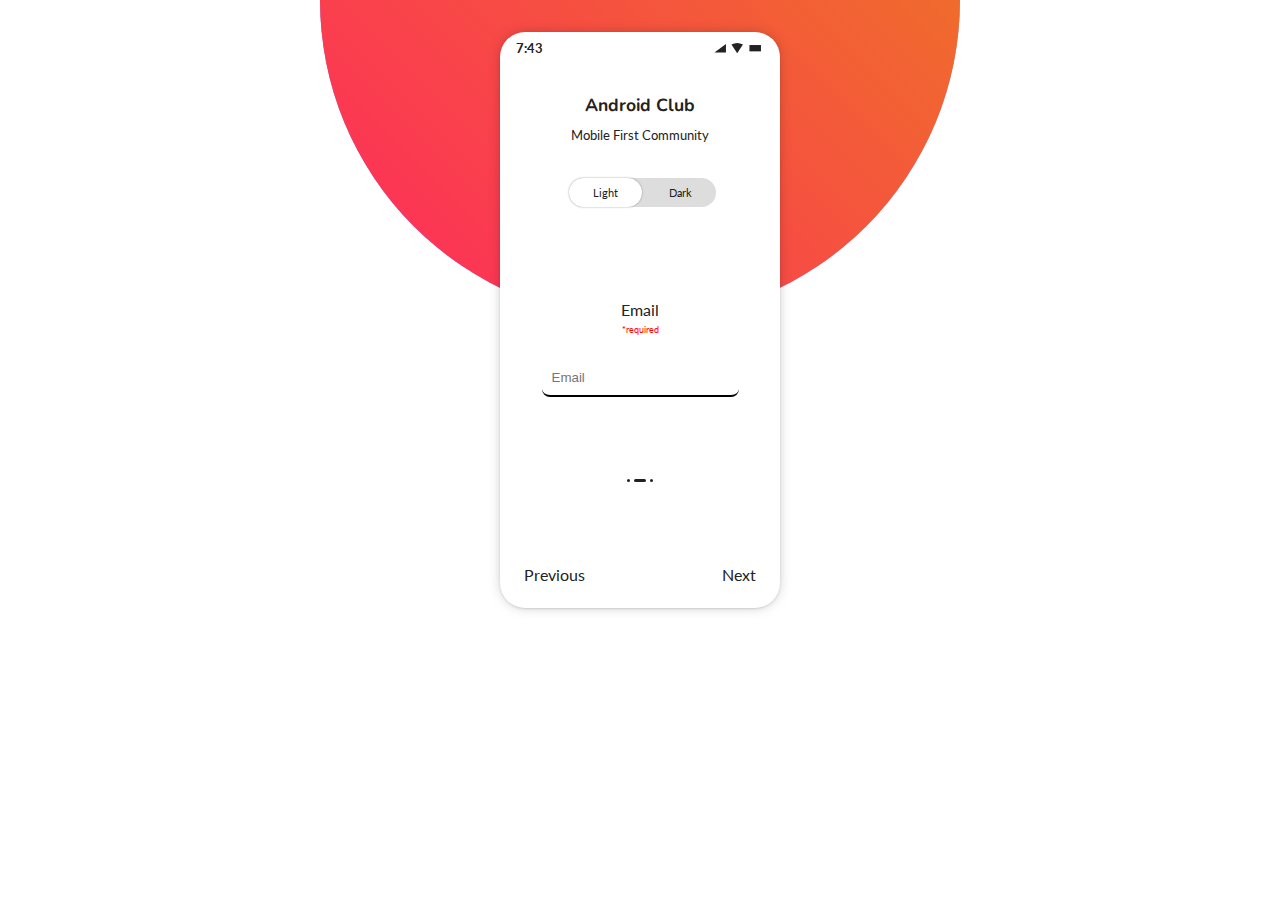
<file: index.html>
<!DOCTYPE html>
<html lang="en">
  <head>
    <meta charset="UTF-8" />
    <meta http-equiv="X-UA-Compatible" content="IE=edge" />
    <meta name="viewport" content="width=device-width, initial-scale=1.0" />
    <title>Document</title>
    <link href="index.css" rel="stylesheet"/>
  </head>
  <body>
    <div class="root">
      <!-- icons used in the navigation bar of the phone -->
      <svg style="display: none" viewBox="0 0 100 100" width="50" height="50">
        <!-- perpendicular triangle for the signal icon -->
        <symbol id="signal" viewBox="0 0 100 100">
          <path d="M 10 80 h 80 v -60 z" fill="currentColor"></path>
        </symbol>

        <!-- triangle with a rounded side for the internet icon -->
        <symbol id="wifi" viewBox="0 0 100 100">
          <path
            d="M 50 85 l -40 -60 a 80 80 0 0 1 80 0 z"
            fill="currentColor"
          ></path>
        </symbol>

        <!-- rectangle for the battery icon -->
        <symbol id="battery" viewBox="0 0 100 100">
          <rect x="10" y="28" width="80" height="44" fill="currentColor"></rect>
        </symbol>
      </svg>

      <div class="phone">
        <!-- in the nav show the current time before the three icons created earlier in the svg block -->
        <nav class="phone--nav">
          <span>9:42</span>
          <!-- ! update through the script with the current number of hours:minutes -->
          <svg width="20" height="20">
            <use href="#signal"></use>
          </svg>
          <svg width="20" height="20">
            <use href="#wifi"></use>
          </svg>
          <svg width="20" height="20">
            <use href="#battery"></use>
          </svg>
        </nav>

        <div class="phone--brief">
          <h3>Android Club</h3>
          <p>Mobile First Community</p>
        </div>

        <!-- describe the toggle with a checkbox and a span displaying the actual values -->
        <form class="phone--toggle">
          <input type="checkbox" name="checkbox" id="checkbox"/>
          <label for="checkbox" id="mode-switch" >Light Dark</label>
        </form>
        
        <div class="ac--form">
          <span for="name" name="email">Email</span>
          <span for="name" name="email" class="required">*required</span>
          <input type="text" name="email" placeholder="Email"/>

          <span for="name" name="name">Name</span>
          <span for="name" name="name" class="required">*required</span>
          <input type="text" name="name" placeholder="First and Last name" />

          <span for="name" name="phone">Phone No.</span>
          <span for="name" name="phone" class="required">*required</span>
          <input type="text" name="phone" placeholder="Phone"/>

          <span for="reg" name="reg">Registration No.</span>
          <span for="reg" name="reg" class="required">*required</span>
          <input type="text" name="reg" placeholder="Registration No."/>
          
          <span for="year" name="year">Year</span>
          <span for="year" name="year" class="required">*required</span>
          <input type="text" name="year" placeholder="year"/>
        
          <span for="branch" name="branch">Banch</span>
          <span for="branch" name="branch" class="required">*required</span>
          <input type="text" name="branch" placeholder="Branch"/>

          <span for="department" name="department">Which Department are you intrested in?</span>
          <span for="department" name="department" class="required">*required</span>
          <select name="department" id="department" value="Technical">
            <option value="technical">Technical</option>
            <option value="creative">Creative</option>
            <option value="content">Content</option>
            <option value="operations">Operations</option>
          </select>

          <span for="texperience" name="techExperience">Technical Experience</span>
          <select name="techExperience" id="texperience" value="react-naitve">
            <option value="react-naitve">React Naitve</option>
            <option value="flutter">Flutter</option>
            <option value="kotlin">Kotlin</option>
            <option value="other">Other</option>
          </select>

          <span for="department" name="linkedin">Linkedin</span>
          <input type="text" name="linkedin" placeholder="Linkedin"/>

          <span for="github" name="github">Github</span>
          <input type="text" name="github" placeholder="Github"/>

          <span for="why" name="whyAC">Why do you want to join Android Club?</span>
          <span for="why" name="whyAC" class="required">*required</span>
          <textarea type="text" name="whyAC" placeholder="Plans"></textarea>
          
          <button type="button" name="submit" onclick="onSubmit()">Submit</button>
        </div>

        <!-- describe the hypothetical pagination through three buttons -->
        <div class="phone--pagination">
          <button></button>
          <button></button>
          <button></button>
        </div>

        <!-- complete the UI with buttons allowing to continue in the hypothetical setup process -->
        <div class="phone--footer">
          <div class="btn--prev" onclick="btn_prev()">Previous</div>
          <div class="btn--next" onclick="btn_next()">Next</div>
        </div>
      </div>
    </div>

    <script src="anime.min.js"></script>
    <script src="script.js"></script>
  </body>
</html>
</file>
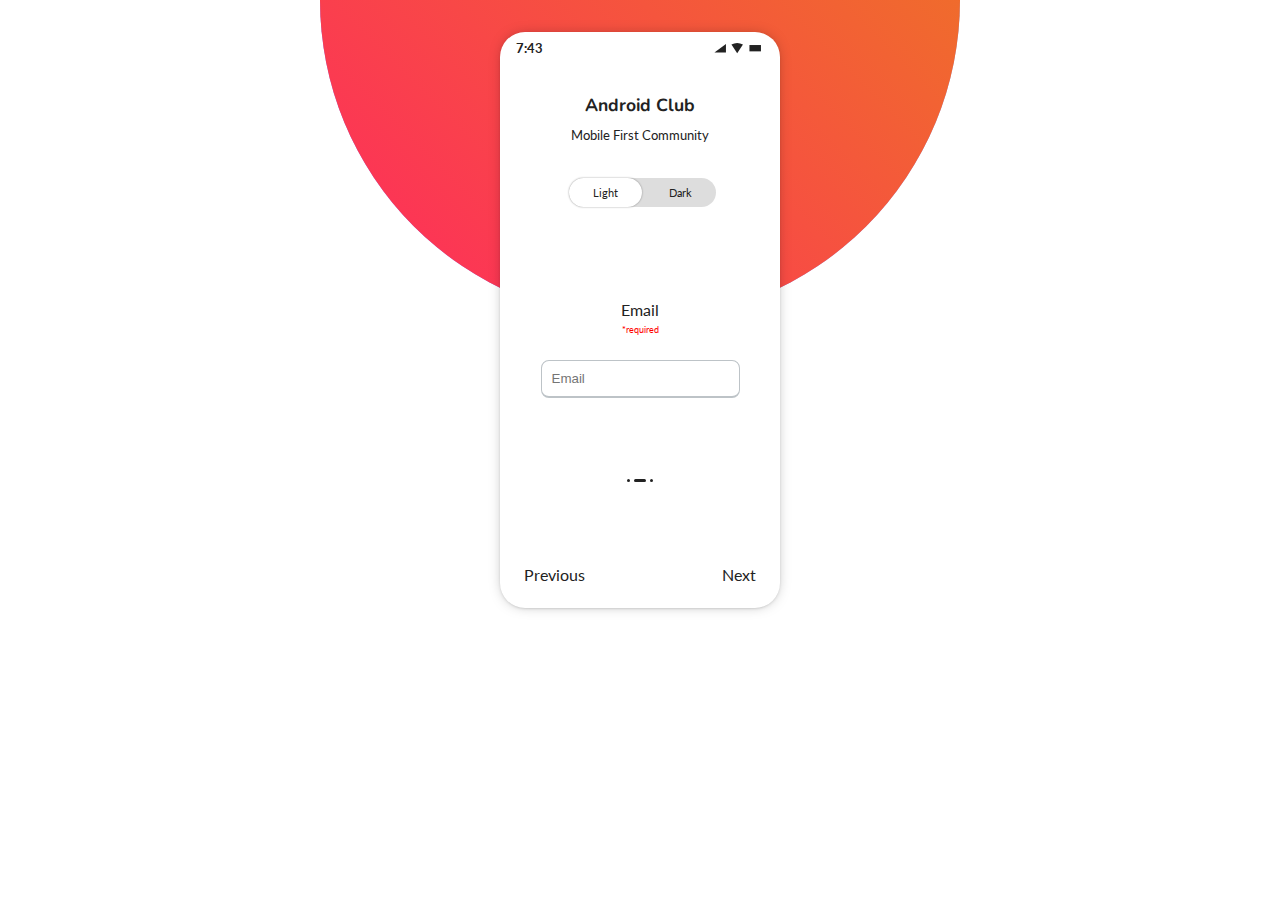
<file: public/index.html>
<!DOCTYPE html>
<html lang="en">
  <head>
    <meta charset="UTF-8" />
    <meta http-equiv="X-UA-Compatible" content="IE=edge" />
    <meta name="viewport" content="width=device-width, initial-scale=1.0" />
    <link rel="apple-touch-icon" sizes="180x180" href="icons/apple-touch-icon.png">
    <link rel="icon" type="image/png" sizes="32x32" href="icons/favicon-32x32.png">
    <link rel="icon" type="image/png" sizes="16x16" href="icons/favicon-16x16.png">
    <link rel="manifest" href="icons/site.webmanifest">
    <title>Recruitment Form</title>
    <link href="index.css" rel="stylesheet"/>
  </head>
  <body>
    <div class="root">
      <!-- icons used in the navigation bar of the phone -->
      <svg style="display: none" viewBox="0 0 100 100" width="50" height="50">
        <!-- perpendicular triangle for the signal icon -->
        <symbol id="signal" viewBox="0 0 100 100">
          <path d="M 10 80 h 80 v -60 z" fill="currentColor"></path>
        </symbol>

        <!-- triangle with a rounded side for the internet icon -->
        <symbol id="wifi" viewBox="0 0 100 100">
          <path
            d="M 50 85 l -40 -60 a 80 80 0 0 1 80 0 z"
            fill="currentColor"
          ></path>
        </symbol>

        <!-- rectangle for the battery icon -->
        <symbol id="battery" viewBox="0 0 100 100">
          <rect x="10" y="28" width="80" height="44" fill="currentColor"></rect>
        </symbol>
      </svg>

      <div class="phone">
        <!-- in the nav show the current time before the three icons created earlier in the svg block -->
        <nav class="phone--nav">
          <span>9:42</span>
          <!-- ! update through the script with the current number of hours:minutes -->
          <svg width="20" height="20">
            <use href="#signal"></use>
          </svg>
          <svg width="20" height="20">
            <use href="#wifi"></use>
          </svg>
          <svg width="20" height="20">
            <use href="#battery"></use>
          </svg>
        </nav>

        <div class="phone--brief">
          <h3>Android Club</h3>
          <p>Mobile First Community</p>
        </div>

        <!-- describe the toggle with a checkbox and a span displaying the actual values -->
        <form class="phone--toggle">
          <input type="checkbox" name="checkbox" id="checkbox"/>
          <label for="checkbox" id="mode-switch" >Light Dark</label>
        </form>
        
        <div class="ac--form">
          <span for="name" name="email">Email</span>
          <span for="name" name="email" id="reqe" class="required">*required</span>
          <input type="text" id="email" name="email" placeholder="Email" />

          <span for="name" name="name">Name</span>
          <span for="name" name="name" id="reqn" class="required">*required</span>
          <input type="text" name="name" placeholder="Full Name" />

          <span for="name" name="phone">Phone No.</span>
          <span for="name" name="phone" id="reqp" class="required">*required</span>
          <input type="text" name="phone" placeholder="Phone"/>

          <span for="reg" name="reg">Registration No.</span>
          <span for="reg" name="reg" class="required">*required</span>
          <input type="text" name="reg" placeholder="Registration No."/>
          
          <span for="year" name="year">Year</span>
          <span for="year" name="year" class="required">*required</span>
          <select name="year" id="year" value="first">
            <option value="first">1st</option>
            <option value="second">2nd</option>
            <option value="third">3rd</option>
          </select>
        
          <span for="branch" name="branch">Branch</span>
          <span for="branch" name="branch" class="required">*required</span>
          <input type="text" name="branch" placeholder="Branch"/>

          <span for="department" name="department">Department of Interest?</span>
          <span for="department" name="department" class="required">*required</span>
          <select name="department" id="department" value="Technical">
            <option value="technical">Technical</option>
            <option value="creative">Creative</option>
            <option value="content">Content</option>
            <option value="operations">Operations</option>
          </select>

          <span for="texperience" name="techExperience">Technical Experience</span>
          <span for="department" name="techExperience" class="required"></span>
          <select name="techExperience" id="texperience" value="react-native">
            <option value="react-native">React Native</option>
            <option value="flutter">Flutter</option>
            <option value="kotlin">Kotlin</option>
            <option value="other">Other</option>
            <option value="other">None</option>
          </select>

          <span for="linkedin" name="linkedin">Linkedin</span>
          <span for="linkedin" name="linkedin" class="required"></span>
          <input type="text" name="linkedin" placeholder="Linkedin profile link"/>

          <span for="github" name="github">Github</span>
          <span for="github" name="github" class="required"></span>
          <input type="text" name="github" placeholder="Github profile link"/>

          <span for="why" name="whyAC">Why do you want to join Android Club?</span>
          <span for="why" name="whyAC" class="required">*required</span>
          <textarea type="text" name="whyAC" placeholder="Explain in brief"></textarea>
          
          
          <!-- <button type="button" name="submit" onclick="onSubmit()">Submit</button> -->
          <input type="button" name="submit" onclick="onSubmit()" value="Submit"/>
          <div class="ac--loader"></div>
          
          <img class="ac--form-success" src="icons/apple-touch-icon.png" style="width: 100px;"/>  
          <h4 class="ac--form-success" style="text-align: center; max-width: 50%">Thank You! for Choosing Android Club.</h4>
        </div>

        <!-- describe the hypothetical pagination through three buttons -->
        <div class="phone--pagination">
          <button></button>
          <button></button>
          <button></button>
        </div>

        <!-- complete the UI with buttons allowing to continue in the hypothetical setup process -->
        <div class="phone--footer">
          <div class="btn--prev" name="prev" onclick="btn_prev()">Previous</div>
          <div class="btn--next" name="next" onclick="btn_next()">Next</div>
        </div>
      </div>
    </div>

    <script src="anime.min.js"></script>
    <script src="script.js"></script>
  </body>
</html>
</file>
<file: index.css>
@import url("https://fonts.googleapis.com/css?family=Lato|Nunito:700&display=swap");

* {
  box-sizing: border-box;
  padding: 0;
  margin: 0;
}

.root {
    width: 100%;
    height: 100%;
}

body {
  /* describe custom properties, updated in the script to match the light / dark theme */
  --background: #fff;
  --color: #222;
  /* shadow applied on one of the pseudo element to remark the state of the checkbox */
  --shadow: #ddd;

  /* include two overlapping circle with the gradient matching the svg displayed in the UI
  two circles to hide/show the top one when the theme is toggled
  */
  background: url('data:image/svg+xml;utf8,<svg xmlns="http://www.w3.org/2000/svg" viewBox="0 0 100 100"><linearGradient id="gradient" x1="0" y1="1" x2="1" y2="0"><stop offset="0" stop-color="%23FF295E"></stop><stop offset="1" stop-color="%23EB811C"></stop></linearGradient><circle cx="50" cy="0" r="50" fill="url(%23gradient)"></circle></svg>'),
    url('data:image/svg+xml;utf8,<svg xmlns="http://www.w3.org/2000/svg" viewBox="0 0 100 100"><linearGradient id="gradient" x1="0" y1="1" x2="1" y2="0"><stop offset="0" stop-color="%23826AFF"></stop><stop offset="1" stop-color="%2395C5EF"></stop></linearGradient><circle cx="50" cy="0" r="50" fill="url(%23gradient)"></circle></svg>'),
    var(--background);
  background-position-x: 50%;
  background-position-y: 0%;
  background-size: 50%;
  background-repeat: no-repeat;
  color: var(--color);
  font-family: "Lato", sans-serif;
  /* include a transition for the color and background-color exclusively */
  transition-property: color, background-color;
  transition-duration: 0.5s;
  transition-timing-function: ease-out;
}

/* for the phone UI specify a tall, thin, rounded rectangle */
div.phone {
  max-width: 280px;
  margin: 2rem auto;
  border-radius: 25px;
  background: var(--background);
  box-shadow: 0 0 15px -5px hsla(0, 0%, 0%, 0.4),
    0 1px 5px -4px hsla(0, 0%, 0%, 1);
  /* display the content in a centered row */
  display: flex;
  flex-direction: column;
  align-items: center;
  height: 576px;
}
/* have the navigation stretch horizontally */
.phone--nav {
  align-self: stretch;
  /* display the content in a vertically aligned row */
  display: flex;
  align-items: center;
  padding: 0.5rem 1rem;
  margin-bottom: 1.5rem;
}

.phone--nav span {
  flex-grow: 1;
  font-weight: bold;
  font-size: 0.8rem;
}
/* resize the icons to a smaller measure */
.phone--nav svg {
  margin: 0 0.1rem;
  width: 0.9rem;
  height: 0.9rem;
}

.phone--theme {
  margin: 2rem 0;
  align-self: center;
}

.phone--brief {
  text-align: center;
  line-height: 2;
}
.phone--brief h3 {
  font-family: "Nunito", sans-serif;
  font-size: 1.1rem;
}
.phone--brief p {
  font-size: 0.8rem;
}

/* increase the white space around the form */

.phone--toggle {
  margin: 2rem 0;
}

.ac--form {
  margin: 2rem 0;
  display: flex;
  flex-direction: column;
  justify-content: center;
  align-items: center;
  box-sizing: border-box;
  height: 300px;
}

.ac--form > * {
  display: none;
}

.ac--form > *[name='email'] {
  display: block;
}

.ac--form > span {
  max-width: 80%;
  margin-bottom: 5px;
  text-align: center;
}

.ac--form .required {
  color: red;
  font-size: 9px;
}

.ac--form > input,select,textarea {
  margin-top: 20px;
  padding: 10px;
  border-radius: 8px;
  outline: none;
  border: none;
  border-bottom: solid 2px #000;
  background-color: #fff;
}

.ac--form > textarea {
  height: 80px;
} 

.ac--form > button[name='submit'] {
  position: relative;
  padding: 15px 30px;
  outline: none;
  border: 2px solid #000;
  border-radius: 8px;
  color: green;
  background: var(--background);
  box-shadow: 0 0 15px -5px hsla(0, 0%, 0%, 0.4),
  0 1px 5px -4px hsla(0, 0%, 0%, 1);
}

.ac--form > button[name='submit']:hover::after {
  content: "Thank You!";
  position: absolute;
  top: 100px;
  left: 50%;
  margin-left: -31%;
}

/* visually conceal the checkbox */
.phone--toggle input[type="checkbox"] {
  /* display: none; */
  opacity: 0;
  width: 0;
  height: 0;
}
/* expand the label to show the options as if two side of a toggle */
.phone--toggle label {
  word-spacing: 3rem;
  font-size: 0.7rem;
  padding: 0.5rem 1.5rem;
  border-radius: 30px;
  /* z-index to show the label atop the pseudo elements */
  z-index: 5;
  /* position relative to position the pseudo elements */
  position: relative;

  
}
/* include the :before pseudo element as the label's background */
.phone--toggle label:before {
  content: "";
  position: absolute;
  top: 0;
  left: 0;
  width: 100%;
  height: 100%;
  background: var(--shadow);
  border-radius: inherit;
  z-index: -5;
}
/* include the :after pseudo element as the smaller rectangle highlighting the current selection */
.phone--toggle label:after {
  content: "";
  position: absolute;
  top: 0;
  left: 0;
  width: 50%;
  height: 100%;
  background: var(--background);
  border-radius: inherit;
  box-shadow: 0 0 2px hsla(0, 0%, 0%, 0.4);
  z-index: -5;
  /* transition for the transform property
  */
  transition: transform 0.25s ease-out;
}

#mode-switch {
    margin-bottom: 30px;
}
/* translate the element to the right when an arbitrary class is applied on the form */
.phone--toggle.checked label:after {
  transform: translate(100%, 0);
}
/* when the input is focused add a shadow to the sibling label */
.phone--toggle input:focus + label {
  box-shadow: 0 0 4px hsla(0, 0%, 0%, 0.4);
}

/* describe the pagination with rounded buttons positioned side by side */
.phone--pagination {
  margin-bottom: 3.5rem;
}
.phone--pagination button {
  background: var(--color);
  border-radius: 50%;
  width: 3px;
  height: 3px;
  border: none;
}
.phone--pagination button:nth-of-type(2) {
  width: 12px;
  border-radius: 20px;
}

/* position the elements of the footer at either side of the phone */
.phone--footer {
  padding: 1.5rem;
  display: flex;
  width: 100%;
  justify-content: space-between;
  align-items: center;
  justify-self: flex-end;
  cursor: pointer;
}

.phone--footer div {
  font-family: inherit;
  color: inherit;
  background: none;
  border: none;
}
</file>
<file: public/index.css>
@import url("https://fonts.googleapis.com/css?family=Lato|Nunito:700&display=swap");

* {
  box-sizing: border-box;
  padding: 0;
  margin: 0;
}

.root {
    width: 100%;
    height: 100%;
}

body {
  /* describe custom properties, updated in the script to match the light / dark theme */
  --background: #fff;
  --color: #222;
  /* shadow applied on one of the pseudo element to remark the state of the checkbox */
  --shadow: #ddd;

  /* include two overlapping circle with the gradient matching the svg displayed in the UI
  two circles to hide/show the top one when the theme is toggled
  */
  background: url('data:image/svg+xml;utf8,<svg xmlns="http://www.w3.org/2000/svg" viewBox="0 0 100 100"><linearGradient id="gradient" x1="0" y1="1" x2="1" y2="0"><stop offset="0" stop-color="%23FF295E"></stop><stop offset="1" stop-color="%23EB811C"></stop></linearGradient><circle cx="50" cy="0" r="50" fill="url(%23gradient)"></circle></svg>'),
    url('data:image/svg+xml;utf8,<svg xmlns="http://www.w3.org/2000/svg" viewBox="0 0 100 100"><linearGradient id="gradient" x1="0" y1="1" x2="1" y2="0"><stop offset="0" stop-color="%23826AFF"></stop><stop offset="1" stop-color="%2395C5EF"></stop></linearGradient><circle cx="50" cy="0" r="50" fill="url(%23gradient)"></circle></svg>'),
    var(--background);
  background-position-x: 50%;
  background-position-y: 0%;
  background-size: 50%;
  background-repeat: no-repeat;
  color: var(--color);
  font-family: "Lato", sans-serif;
  /* include a transition for the color and background-color exclusively */
  transition-property: color, background-color;
  transition-duration: 0.5s;
  transition-timing-function: ease-out;
  -webkit-tap-highlight-color: rgba(0,0,0,0);
}

/* for the phone UI specify a tall, thin, rounded rectangle */
div.phone {
  max-width: 280px;
  margin: 2rem auto;
  border-radius: 25px;
  background: var(--background);
  box-shadow: 0 0 15px -5px hsla(0, 0%, 0%, 0.4),
    0 1px 5px -4px hsla(0, 0%, 0%, 1);
  /* display the content in a centered row */
  display: flex;
  flex-direction: column;
  align-items: center;
  height: 576px;
}
/* have the navigation stretch horizontally */
.phone--nav {
  align-self: stretch;
  /* display the content in a vertically aligned row */
  display: flex;
  align-items: center;
  padding: 0.5rem 1rem;
  margin-bottom: 1.5rem;
}

.phone--nav span {
  flex-grow: 1;
  font-weight: bold;
  font-size: 0.8rem;
}
/* resize the icons to a smaller measure */
.phone--nav svg {
  margin: 0 0.1rem;
  width: 0.9rem;
  height: 0.9rem;
}

.phone--theme {
  margin: 2rem 0;
  align-self: center;
}

.phone--brief {
  text-align: center;
  line-height: 2;
}
.phone--brief h3 {
  font-family: "Nunito", sans-serif;
  font-size: 1.1rem;
}
.phone--brief p {
  font-size: 0.8rem;
}

/* increase the white space around the form */

.phone--toggle {
  margin: 2rem 0;
}

.ac--loader::after {
  display: block;
  content: url(./icons/favicon-32x32.png);
  animation: spin 5s linear infinite;
}

@keyframes spin {
  0% { transform: rotate(0deg); }
  100% { transform: rotate(360deg); }
}

.ac--form {
  margin: 2rem 0;
  display: flex;
  flex-direction: column;
  justify-content: center;
  align-items: center;
  box-sizing: border-box;
  height: 300px;
}

.ac--form > * {
  display: none;
}

.ac--form > *[name='email'] {
  display: block;
}

.ac--form > span {
  max-width: 80%;
  margin-bottom: 5px;
  text-align: center;
}

.ac--form .required {
  color: red;
  font-size: 9px;
}

.ac--form > input,select,textarea {
  margin-top: 20px;
  padding: 10px;
  border-radius: 8px;
  outline: none;
  border: none;
  border: solid 0.5px #bdc3c7;
  border-bottom: solid 2px #bdc3c7;
  background-color: #fff;
  min-width: 100px;
}

.ac--form > textarea {
  height: 80px;
} 

.ac--form > input[name='submit'] {
  position: relative;
  padding: 15px 30px;
  outline: none;
  border: 2px solid #000;
  border-radius: 8px;
  color: #000;
  background: #1abc9c;
  -webkit-filter: invert(100%);
  filter: invert(100%);
  letter-spacing: 2px;
  /* background-color: #1abc9c; */
  box-shadow: 0 0 15px -5px hsla(0, 0%, 0%, 0.4),
  0 1px 5px -4px hsla(0, 0%, 0%, 1);
}

/* .ac--form > button[name='submit']:hover::after {
  content: "Thank You!";
  position: absolute;
  color: #1abc9c;
  top: 100px;
  left: 50%;
  margin-left: -31%;
} */

/* visually conceal the checkbox */
.phone--toggle input[type="checkbox"] {
  /* display: none; */
  opacity: 0;
  width: 0;
  height: 0;
}
/* expand the label to show the options as if two side of a toggle */
.phone--toggle label {
  word-spacing: 3rem;
  font-size: 0.7rem;
  padding: 0.5rem 1.5rem;
  border-radius: 30px;
  /* z-index to show the label atop the pseudo elements */
  z-index: 5;
  /* position relative to position the pseudo elements */
  position: relative;

  
}
/* include the :before pseudo element as the label's background */
.phone--toggle label:before {
  content: "";
  position: absolute;
  top: 0;
  left: 0;
  width: 100%;
  height: 100%;
  background: var(--shadow);
  border-radius: inherit;
  z-index: -5;
}
/* include the :after pseudo element as the smaller rectangle highlighting the current selection */
.phone--toggle label:after {
  content: "";
  position: absolute;
  top: 0;
  left: 0;
  width: 50%;
  height: 100%;
  background: var(--background);
  border-radius: inherit;
  box-shadow: 0 0 2px hsla(0, 0%, 0%, 0.4);
  z-index: -5;
  /* transition for the transform property
  */
  transition: transform 0.25s ease-out;
}

#mode-switch {
    margin-bottom: 30px;
}
/* translate the element to the right when an arbitrary class is applied on the form */
.phone--toggle.checked label:after {
  transform: translate(100%, 0);
}
/* when the input is focused add a shadow to the sibling label */
.phone--toggle input:focus + label {
  box-shadow: 0 0 4px hsla(0, 0%, 0%, 0.4);
}

/* describe the pagination with rounded buttons positioned side by side */
.phone--pagination {
  margin-bottom: 3.5rem;
}
.phone--pagination button {
  background: var(--color);
  border-radius: 50%;
  width: 3px;
  height: 3px;
  border: none;
}
.phone--pagination button:nth-of-type(2) {
  width: 12px;
  border-radius: 20px;
}

/* position the elements of the footer at either side of the phone */
.phone--footer {
  padding: 1.5rem;
  display: flex;
  width: 100%;
  justify-content: space-between;
  align-items: center;
  justify-self: flex-end;
  cursor: pointer;
}

.phone--footer div {
  font-family: inherit;
  color: inherit;
  background: none;
  border: none;
}
</file>
